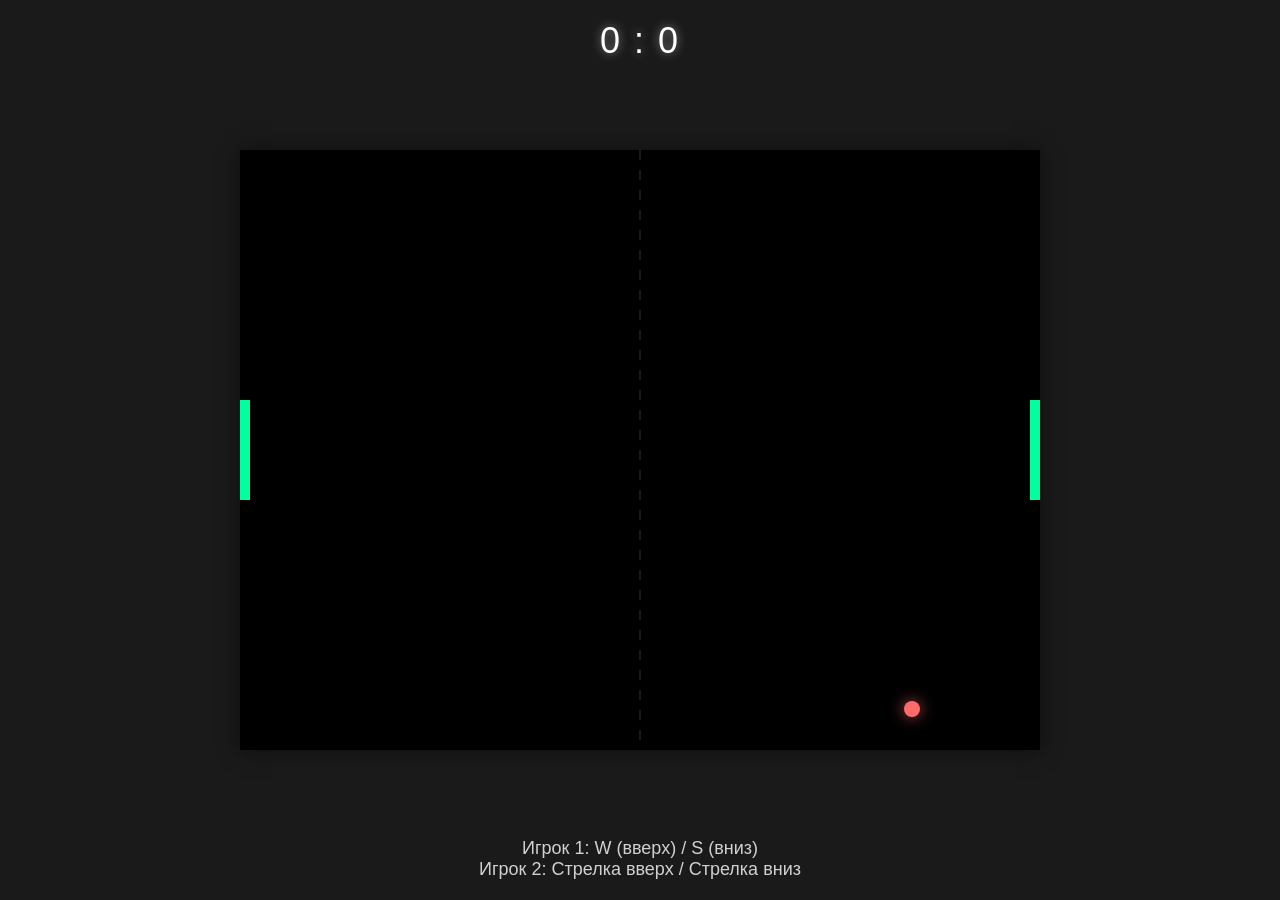
<file: index.html>
<!DOCTYPE html>
<html lang="ru">
<head>
    <meta charset="UTF-8">
    <title>Пинг Понг</title>
    <style>
        body {
            margin: 0;
            display: flex;
            justify-content: center;
            align-items: center;
            height: 100vh;
            background-color: #1a1a1a;
            font-family: Arial, sans-serif;
            color: white;
        }
        #score {
            position: absolute;
            top: 20px;
            width: 100%;
            text-align: center;
            font-size: 36px;
            letter-spacing: 2px;
            text-shadow: 0 0 10px rgba(255,255,255,0.5);
        }
        canvas {
            background-color: #000;
            display: block;
            box-shadow: 0 0 20px rgba(0,0,0,0.5);
        }
        .instructions {
            position: absolute;
            bottom: 20px;
            text-align: center;
            width: 100%;
            font-size: 18px;
            opacity: 0.8;
        }
    </style>
</head>
<body>
    <div id="score">0 : 0</div>
    <canvas id="gameCanvas" width="800" height="600"></canvas>
    <div class="instructions">
        Игрок 1: W (вверх) / S (вниз)<br>
        Игрок 2: Стрелка вверх / Стрелка вниз
    </div>
    <script>
        const canvas = document.getElementById('gameCanvas');
        const ctx = canvas.getContext('2d');
        const scoreDiv = document.getElementById('score');
        
        // Константы
        const PADDLE_WIDTH = 10;
        const PADDLE_HEIGHT = 100;
        const PADDLE_SPEED = 6;
        const BALL_RADIUS = 8;
        let ballSpeedX = 4; // Будет установлен после счета
        let ballSpeedY = 4;
        
        // Состояние игры
        let leftPaddleY = (canvas.height - PADDLE_HEIGHT) / 2;
        let rightPaddleY = (canvas.height - PADDLE_HEIGHT) / 2;
        let ballX = canvas.width / 2;
        let ballY = canvas.height / 2;
        let leftScore = 0;
        let rightScore = 0;
        
        // Отслеживание нажатых клавиш
        const keys = {};
        window.addEventListener('keydown', e => keys[e.key] = true);
        window.addEventListener('keyup', e => keys[e.key] = false);
        
        // Обновление счета
        function updateScore() {
            scoreDiv.textContent = `${leftScore} : ${rightScore}`;
        }
        
        // Сброс позиции мяча
        function resetBall() {
            ballX = canvas.width / 2;
            ballY = canvas.height / 2;
            // Случайное вертикальное направление после счета
            ballSpeedY = (Math.random() > 0.5 ? 1 : -1) * (3 + Math.random() * 2);
        }
        
        // Основной игровой цикл
        function gameLoop() {
            // Очистка канваса
            ctx.clearRect(0, 0, canvas.width, canvas.height);
            
            // Движение ракеток
            if (keys['w'] || keys['W']) leftPaddleY -= PADDLE_SPEED;
            if (keys['s'] || keys['S']) leftPaddleY += PADDLE_SPEED;
            if (keys['ArrowUp']) rightPaddleY -= PADDLE_SPEED;
            if (keys['ArrowDown']) rightPaddleY += PADDLE_SPEED;
            
            // Ограничение движения ракеток по канвасу
            leftPaddleY = Math.max(0, Math.min(canvas.height - PADDLE_HEIGHT, leftPaddleY));
            rightPaddleY = Math.max(0, Math.min(canvas.height - PADDLE_HEIGHT, rightPaddleY));
            
            // Движение мяча
            ballX += ballSpeedX;
            ballY += ballSpeedY;
            
            // Отскок от верхней и нижней границ
            if (ballY - BALL_RADIUS < 0 || ballY + BALL_RADIUS > canvas.height) {
                ballSpeedY = -ballSpeedY;
            }
            
            // Проверка столкновения с левой ракеткой
            if (ballX - BALL_RADIUS < PADDLE_WIDTH) {
                if (ballY > leftPaddleY && ballY < leftPaddleY + PADDLE_HEIGHT) {
                    ballSpeedX = -ballSpeedX * 1.05; // Небольшое ускорение после отскока
                    // Добавляем эффект в зависимости от места попадания
                    const hitPos = (ballY - (leftPaddleY + PADDLE_HEIGHT/2)) / (PADDLE_HEIGHT/2);
                    ballSpeedY += hitPos * 2;
                } else {
                    // Очко для правого игрока
                    rightScore++;
                    updateScore();
                    ballSpeedX = 4; // Мяч движется влево к левому игроку
                    resetBall();
                }
            }
            
            // Проверка столкновения с правой ракеткой
            if (ballX + BALL_RADIUS > canvas.width - PADDLE_WIDTH) {
                if (ballY > rightPaddleY && ballY < rightPaddleY + PADDLE_HEIGHT) {
                    ballSpeedX = -ballSpeedX * 1.05;
                    const hitPos = (ballY - (rightPaddleY + PADDLE_HEIGHT/2)) / (PADDLE_HEIGHT/2);
                    ballSpeedY += hitPos * 2;
                } else {
                    // Очко для левого игрока
                    leftScore++;
                    updateScore();
                    ballSpeedX = -4; // Мяч движется вправо к правому игроку
                    resetBall();
                }
            }
            
            // Отрисовка ракеток
            ctx.fillStyle = '#00ff9f';
            ctx.fillRect(0, leftPaddleY, PADDLE_WIDTH, PADDLE_HEIGHT);
            ctx.fillRect(canvas.width - PADDLE_WIDTH, rightPaddleY, PADDLE_WIDTH, PADDLE_HEIGHT);
            
            // Отрисовка мяча с эффектом свечения
            ctx.beginPath();
            ctx.arc(ballX, ballY, BALL_RADIUS, 0, Math.PI * 2);
            ctx.fillStyle = '#ff6b6b';
            ctx.shadowColor = 'rgba(255, 107, 107, 0.7)';
            ctx.shadowBlur = 15;
            ctx.fill();
            ctx.shadowBlur = 0; // Сброс тени для остальных элементов
            
            // Центральная линия
            ctx.beginPath();
            ctx.setLineDash([10, 10]);
            ctx.moveTo(canvas.width / 2, 0);
            ctx.lineTo(canvas.width / 2, canvas.height);
            ctx.strokeStyle = 'rgba(255,255,255,0.2)';
            ctx.stroke();
            ctx.setLineDash([]);
            
            // Запрос следующего кадра
            requestAnimationFrame(gameLoop);
        }
        
        // Запуск игры
        updateScore();
        resetBall();
        gameLoop();
    </script>
</body>
</html>
</file>
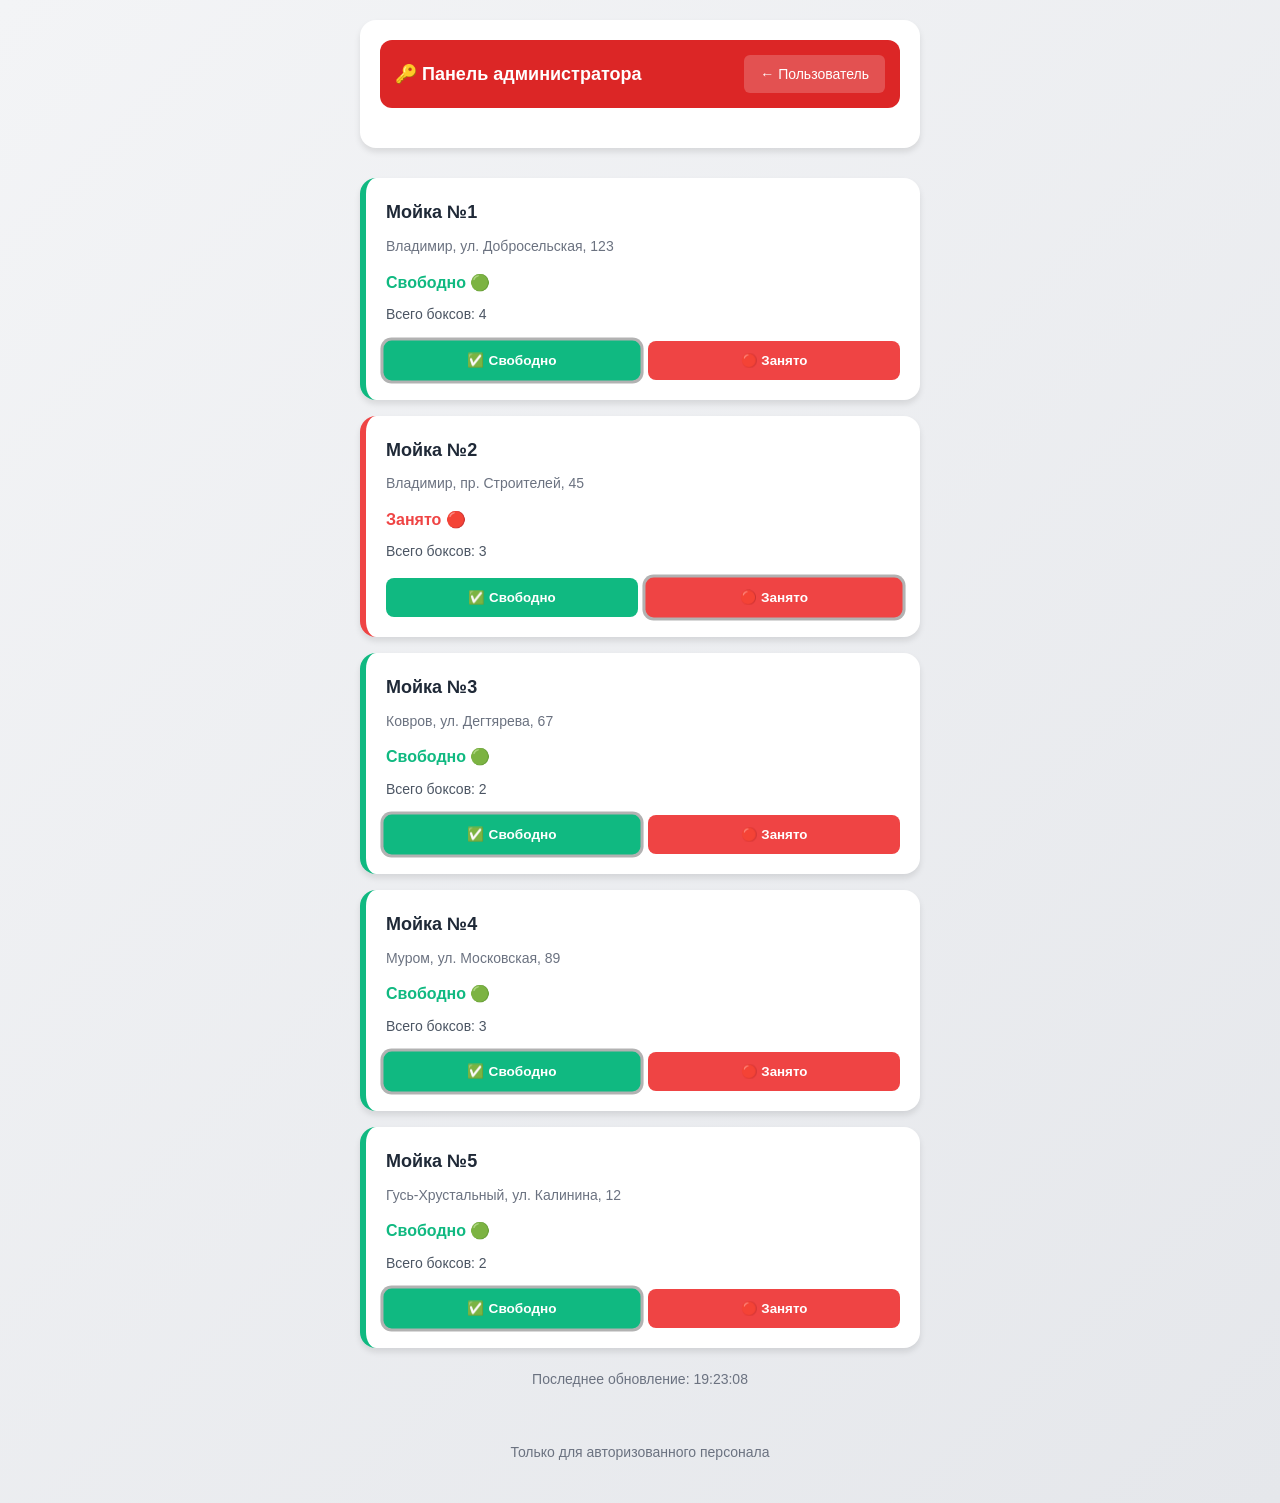
<file: admin.html>
<!DOCTYPE html>
<html lang="ru">
<head>
    <meta charset="UTF-8">
    <meta name="viewport" content="width=device-width, initial-scale=1.0">
    <title>Админ-панель - Автомойки Владимирской области</title>
    <meta name="description" content="Панель администратора для управления статусом автомоек">
    <link rel="stylesheet" href="styles.css">
    <link rel="icon" href="data:image/svg+xml,<svg xmlns=%22http://www.w3.org/2000/svg%22 viewBox=%220 0 100 100%22><text y=%22.9em%22 font-size=%2290%22>🔑</text></svg>">
    <meta name="theme-color" content="#dc2626"/>
    <style>
        .admin-header {
            background: #dc2626;
            color: white;
            padding: 15px;
            border-radius: 12px;
            margin-bottom: 20px;
            display: flex;
            justify-content: space-between;
            align-items: center;
        }
        
        .admin-header h2 {
            font-size: 18px;
        }
        
        .back-btn {
            background: rgba(255, 255, 255, 0.2);
            color: white;
            border: none;
            padding: 8px 16px;
            border-radius: 6px;
            cursor: pointer;
            text-decoration: none;
            font-size: 14px;
        }
        
        .back-btn:hover {
            background: rgba(255, 255, 255, 0.3);
        }
        
        .wash-bay.admin-mode {
            position: relative;
        }
        
        .status-controls {
            display: flex;
            gap: 10px;
            margin-top: 15px;
        }
        
        .status-btn {
            flex: 1;
            padding: 12px;
            border: none;
            border-radius: 8px;
            font-weight: bold;
            cursor: pointer;
            transition: all 0.3s;
        }
        
        .status-btn.free {
            background: #10b981;
            color: white;
        }
        
        .status-btn.free:hover {
            background: #059669;
        }
        
        .status-btn.busy {
            background: #ef4444;
            color: white;
        }
        
        .status-btn.busy:hover {
            background: #dc2626;
        }
        
        .status-btn.active {
            box-shadow: 0 0 0 3px rgba(0, 0, 0, 0.3);
            transform: scale(1.02);
        }

        .last-updated {
            text-align: center;
            color: #6b7280;
            font-size: 14px;
            margin-top: 20px;
        }
    </style>
</head>
<body>
    <div class="container">
        <header>
            <div class="admin-header">
                <h2>🔑 Панель администратора</h2>
                <a href="index.html" class="back-btn">← Пользователь</a>
            </div>
        </header>

        <main>
            <div id="loading">Загрузка данных...</div>
            <div id="error" class="hidden">Ошибка загрузки. Проверьте соединение.</div>
            <div id="adminWashList"></div>
            <div class="last-updated">
                Последнее обновление: <span id="lastUpdated">-</span>
            </div>
        </main>

        <footer>
            <p>Только для авторизованного персонала</p>
        </footer>
    </div>

    <script src="admin.js"></script>
</body>
</html>
</file>
<file: styles.css>
* {
    margin: 0;
    padding: 0;
    box-sizing: border-box;
}

body {
    font-family: -apple-system, BlinkMacSystemFont, 'Segoe UI', Roboto, Oxygen, Ubuntu, Cantarell, sans-serif;
    background: linear-gradient(135deg, #f3f4f6 0%, #e5e7eb 100%);
    color: #1f2937;
    line-height: 1.6;
    min-height: 100vh;
}

.container {
    max-width: 600px;
    margin: 0 auto;
    padding: 20px;
    min-height: 100vh;
    display: flex;
    flex-direction: column;
}

header {
    text-align: center;
    margin-bottom: 30px;
    background: white;
    padding: 20px;
    border-radius: 16px;
    box-shadow: 0 4px 6px rgba(0, 0, 0, 0.1);
}

h1 {
    font-size: 24px;
    margin-bottom: 8px;
    color: #2563eb;
}

.subtitle {
    color: #6b7280;
    font-size: 18px;
    margin-bottom: 16px;
}

#refreshBtn {
    background: #2563eb;
    color: white;
    border: none;
    padding: 12px 24px;
    border-radius: 8px;
    font-size: 16px;
    cursor: pointer;
    transition: background 0.3s;
}

#refreshBtn:hover {
    background: #1d4ed8;
}

#refreshBtn:disabled {
    background: #9ca3af;
    cursor: not-allowed;
}

.header-buttons {
    display: flex;
    gap: 10px;
    justify-content: center;
    align-items: center;
    flex-wrap: wrap;
}

.admin-btn {
    background: #dc2626;
    color: white;
    padding: 12px 24px;
    border-radius: 8px;
    font-size: 16px;
    text-decoration: none;
    transition: background 0.3s;
}

.admin-btn:hover {
    background: #b91c1c;
}

main {
    flex: 1;
}

#loading, #error {
    text-align: center;
    padding: 40px;
    background: white;
    border-radius: 16px;
    margin-bottom: 20px;
    box-shadow: 0 4px 6px rgba(0, 0, 0, 0.1);
}

#error {
    background: #fee2e2;
    color: #dc2626;
}

.hidden {
    display: none;
}

.wash-bay {
    background: white;
    padding: 20px;
    border-radius: 16px;
    margin-bottom: 16px;
    box-shadow: 0 4px 6px rgba(0, 0, 0, 0.1);
    border-left: 6px solid;
}

.wash-bay.free {
    border-left-color: #10b981;
}

.wash-bay.busy {
    border-left-color: #ef4444;
}

.wash-bay.unknown {
    border-left-color: #6b7280;
}

.wash-bay h3 {
    font-size: 18px;
    margin-bottom: 8px;
    color: #1f2937;
}

.wash-bay .address {
    color: #6b7280;
    margin-bottom: 12px;
    font-size: 14px;
}

.wash-bay .status {
    font-weight: bold;
    font-size: 16px;
    margin-bottom: 8px;
}

.wash-bay.free .status {
    color: #10b981;
}

.wash-bay.busy .status {
    color: #ef4444;
}

.wash-bay.unknown .status {
    color: #6b7280;
}

.wash-bay .bays {
    color: #4b5563;
    font-size: 14px;
}

footer {
    text-align: center;
    margin-top: 30px;
    padding: 20px;
    color: #6b7280;
    font-size: 14px;
}

@media (max-width: 480px) {
    .container {
        padding: 16px;
    }
    
    h1 {
        font-size: 20px;
    }
    
    .subtitle {
        font-size: 16px;
    }
    
    .wash-bay {
        padding: 16px;
    }
}
</file>
